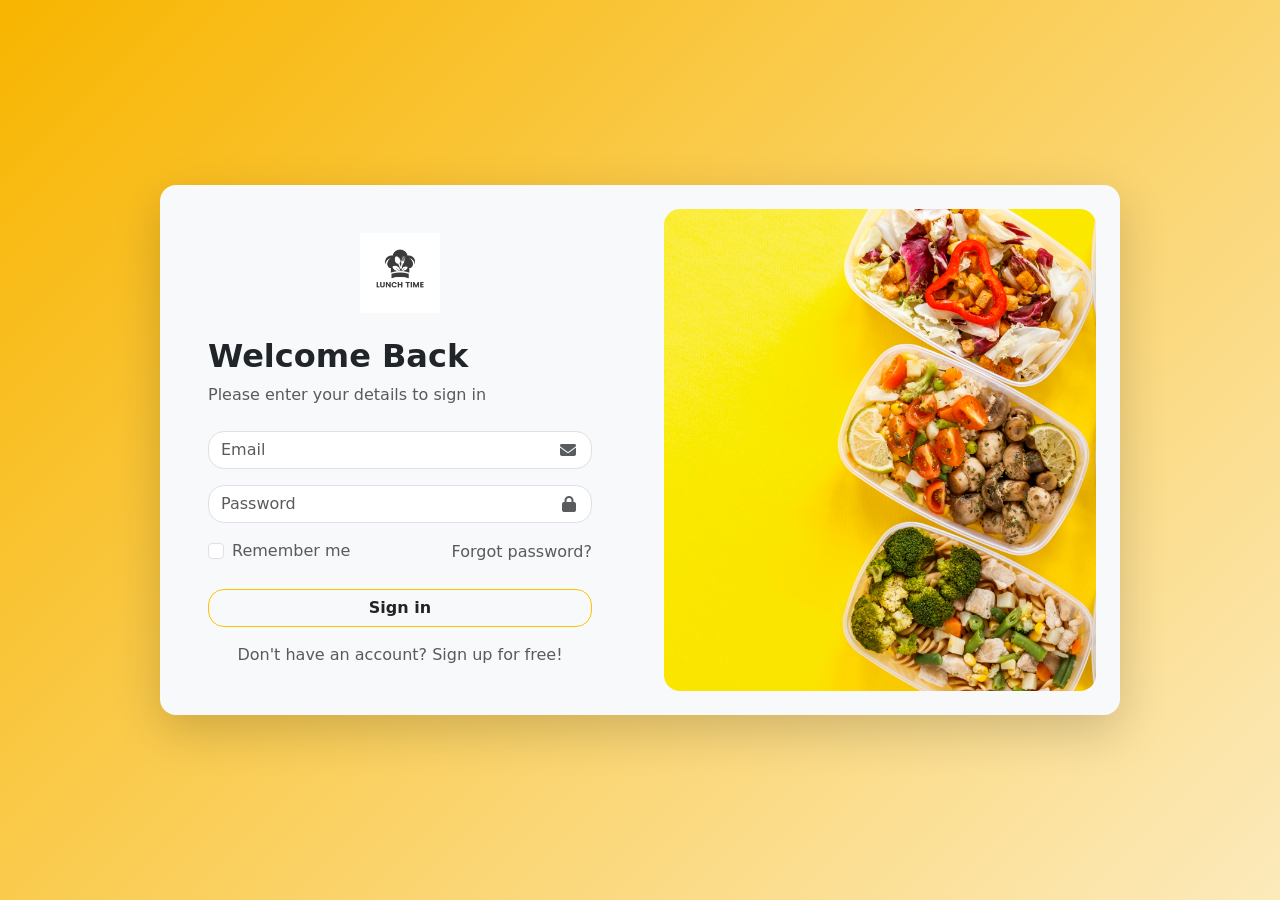
<file: src/views/auth/login.html>
<!DOCTYPE html>
<html lang="en">
<head>
  <meta charset="UTF-8" />
  <meta name="viewport" content="width=device-width, initial-scale=1.0" />
  <link href="https://cdn.jsdelivr.net/npm/bootstrap@5.3.6/dist/css/bootstrap.min.css" rel="stylesheet" />
  <link rel="stylesheet" href="https://cdnjs.cloudflare.com/ajax/libs/font-awesome/6.5.0/css/all.min.css">
  <title>i2t Lunch</title>
  <style>
      body {
        background: linear-gradient(135deg, #f8b500, #fceabb); /* Amarillo cálido a pastel */
      }
      .link-muted-hover:hover {
        color: #343a40 !important;
        text-decoration: underline;
      }    
    </style>
</head>
<body>
<!-- <body class="bg-warning bg-gradient"> -->

  <div class="d-flex justify-content-center align-items-center min-vh-100 px-3">
    <div class="row g-0 bg-light rounded-4 overflow-hidden shadow-lg w-100" style="max-width: 960px;">

      <!-- Columna izquierda: Login -->
      <div class="col-md-6 p-5 position-relative">
        <!-- Logo -->
        <!-- <div class="position-absolute top-0 start-0 p-3 d-flex align-items-center gap-2"> -->
        <!-- <div class="mb-4"> -->
        <div class="d-flex justify-content-center mb-3">
          <img src="/public/assets/images/logo/logo.png" alt="logo" style="width: 80px; height: 80px;">
          <!-- <strong>Lunch Time</strong> -->
        </div>

        <h2 class="fw-bold mb-2 pt-2">Welcome Back</h2>
        <!-- <h2 class="fw-bold mb-3 pt-5">Welcome Back</h2> -->
        <p class="text-muted mb-4">Please enter your details to sign in</p>

        <form>
          <!-- <div class="mb-3"> -->
          <div class="mb-3 position-relative">            
            <input type="email" name="email" id="email" class="form-control pe-5 rounded-4" placeholder="Email" />
            <i class="fa-solid fa-envelope position-absolute top-50 end-0 translate-middle-y me-3 text-muted"></i>
          </div>
          <div class="mb-3 position-relative">           
            <input type="password" name="password" id="password" class="form-control pe-5 rounded-4" placeholder="Password" />
            <i class="fa-solid fa-lock position-absolute top-50 end-0 translate-middle-y me-3 text-muted"></i>
          </div>
          <div class="d-flex justify-content-between align-items-center mb-4">
            <div class="form-check">
              <input class="form-check-input" type="checkbox" id="rememberMe" />
              <label class="form-check-label  text-muted fw-medium " for="rememberMe">Remember me</label>
            </div>            
            <a href="#" class="text-decoration-none text-muted fw-medium link-muted-hover">Forgot password?</a>
          </div>
          <div class="d-grid mb-3">
            <button type="submit" class="btn btn-outline-warning rounded-4 text-dark fw-bold">Sign in</button>
          </div>
          <div class="text-center">
            <span class=" text-muted fw-medium">Don't have an account?</span>
            <a href="/src/views/auth/register.html" class="text-decoration-none text-muted fw-medium link-muted-hover">Sign up for free!</a>
          </div>
        </form>
      </div>     

      <!-- Columna derecha: Imagen con texto -->
      <div class="col-md-6 d-none d-md-flex flex-column  text-dark p-4">

        <div class="w-100 h-100 d-flex">
          <img src="/public/assets/images/login2.jpg" alt="login"
               class="img-fluid rounded-4 object-fit-cover" />
        </div>
        <!-- class="img-fluid rounded-4 w-100 h-100 object-fit-cover" /> -->

        <!-- <div class="text-center mt-3">
          <h5 class="fw-bold">Manage your Money Anywhere</h5>
          <p class="small mb-0">You can manage your money on the go with Quicken on the web</p>
        </div> -->
      </div>
    </div>
  </div>

</body>
</html>
</file>
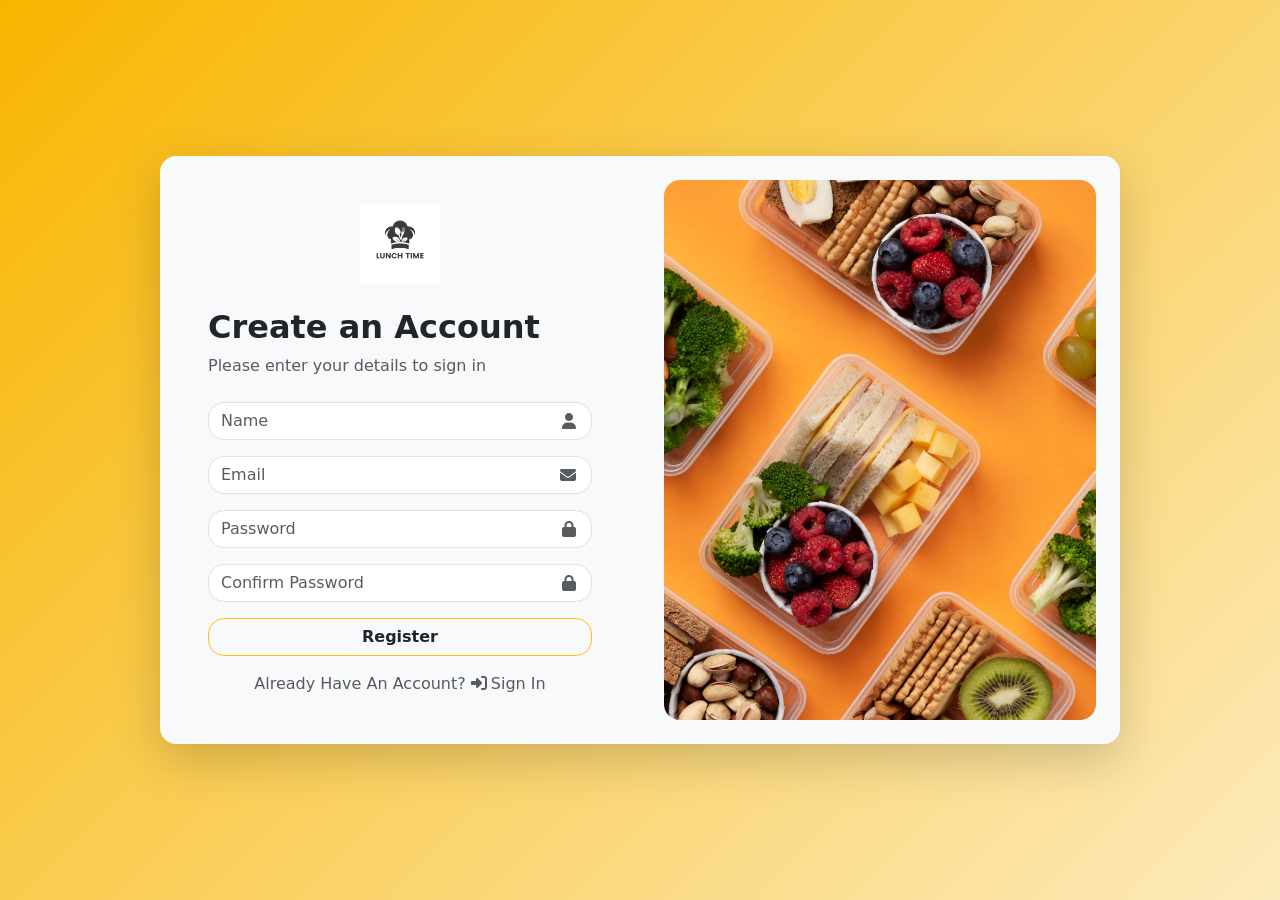
<file: src/views/auth/register.html>
<!DOCTYPE html>
<html lang="en">
<head>
  <meta charset="UTF-8" />
  <meta name="viewport" content="width=device-width, initial-scale=1.0" />
  <link href="https://cdn.jsdelivr.net/npm/bootstrap@5.3.6/dist/css/bootstrap.min.css" rel="stylesheet" />
  <link rel="stylesheet" href="https://cdnjs.cloudflare.com/ajax/libs/font-awesome/6.5.0/css/all.min.css">
  <title>i2t Lunch</title>
  <style>
      body {
        background: linear-gradient(135deg, #f8b500, #fceabb); /* Amarillo cálido a pastel */
      }
      .link-muted-hover:hover {
        color: #343a40 !important;
        text-decoration: underline;
      }    
    </style>
</head>
<body>
    <div class="d-flex justify-content-center align-items-center min-vh-100 px-3">
        <div class="row g-0 bg-light rounded-4 overflow-hidden shadow-lg w-100" style="max-width: 960px;">
            <!-- Columna izquierda: Login -->
            <div class="col-md-6 p-5 position-relative">
                <!-- Logo -->        
                <div class="d-flex justify-content-center mb-3">
                    <img src="/public/assets/images/logo/logo.png" alt="logo" style="width: 80px; height: 80px;">
                    <!-- <strong>Lunch Time</strong> -->
                </div>
                <h2 class="fw-bold mb-2 pt-2">Create an Account</h2>        
                <p class="text-muted mb-4">Please enter your details to sign in</p>
                <form>         
                    <div class="mb-3 position-relative">            
                        <input type="name" name="name" id="name" class="form-control pe-5 rounded-4" placeholder="Name" />
                        <i class="fa-solid fa-user position-absolute top-50 end-0 translate-middle-y me-3 text-muted"></i>
                    </div>
                    <div class="mb-3 position-relative">            
                        <input type="email" name="email" id="email" class="form-control pe-5 rounded-4" placeholder="Email" />
                        <i class="fa-solid fa-envelope position-absolute top-50 end-0 translate-middle-y me-3 text-muted"></i>
                    </div>
                    <div class="mb-3 position-relative">           
                        <input type="password" name="password" id="password" class="form-control pe-5 rounded-4" placeholder="Password" />
                        <i class="fa-solid fa-lock position-absolute top-50 end-0 translate-middle-y me-3 text-muted"></i>
                    </div>
                    <div class="mb-3 position-relative">           
                        <input type="confirm_password" name="confirm_password" id="confirm_password" class="form-control pe-5 rounded-4" placeholder="Confirm Password" />
                        <i class="fa-solid fa-lock position-absolute top-50 end-0 translate-middle-y me-3 text-muted"></i>
                    </div>          
                    <div class="d-grid mb-3">
                        <button type="submit" class="btn btn-outline-warning rounded-4 text-dark fw-bold">Register</button>
                    </div>
                    <div class="text-center">
                        <span class=" text-muted fw-medium">Already Have An Account?</span>
                        <a href="/src/views/auth/login.html" class="text-decoration-none text-muted fw-medium link-muted-hover">
                            <i class="fa-solid fa-right-to-bracket me-1"></i>Sign In
                        </a>
                    </div>
                </form>
            </div>     

            <!-- Columna derecha: Imagen con texto -->
            <div class="col-md-6 d-none d-md-flex flex-column  text-dark p-4">
                <div class="w-100 h-100 d-flex">
                    <img src="/public/assets/images/login3.jpg" alt="register"
                    class="img-fluid rounded-4 object-fit-cover" />
                </div>       
            </div>
        </div>
    </div>
</body>
</html>
</file>
